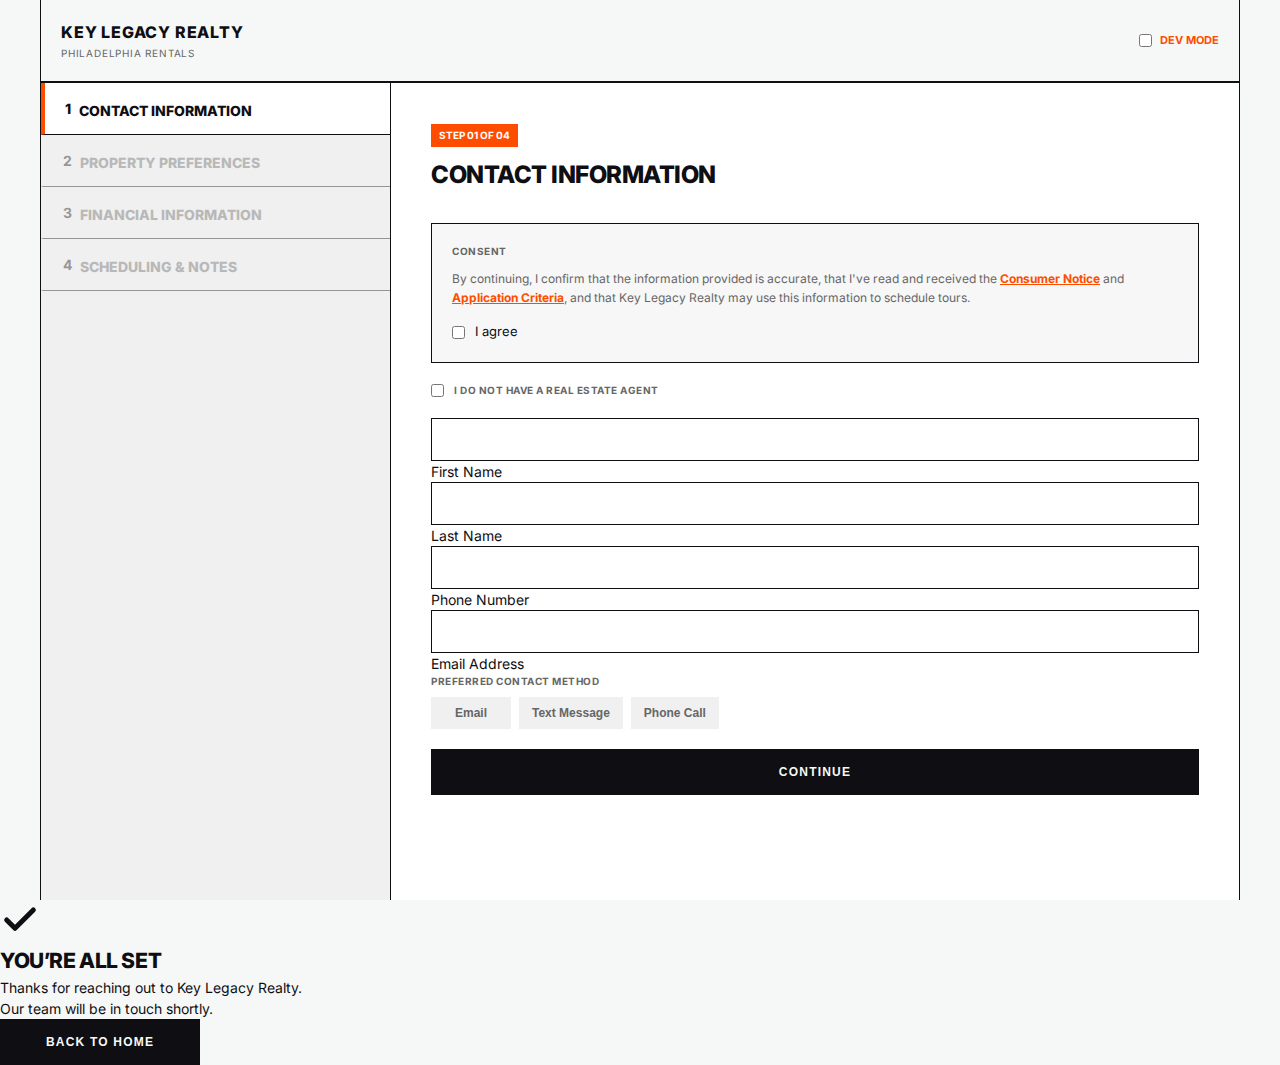
<file: index.html>
<!DOCTYPE html>
<html lang="en">

<head>
    <meta charset="UTF-8">
    <meta name="viewport" content="width=device-width, initial-scale=1.0">
    <title>Full Application | Key Legacy Realty</title>
    <link rel="stylesheet" href="css/te-style.css">
    <style>
        .form-section {
            display: none;
            animation: fadeIn 0.3s ease-out;
        }

        .form-section.active {
            display: block;
        }

        @keyframes fadeIn {
            from {
                opacity: 0;
                transform: translateY(10px);
            }

            to {
                opacity: 1;
                transform: translateY(0);
            }
        }
    </style>
</head>

<body>

    <div class="container">
        <header>
            <div class="brand">
                Key Legacy Realty
                <span class="sub">Philadelphia Rentals</span>
            </div>
            <div style="display: flex; align-items: center; gap: 15px;">
                <label
                    style="display: flex; align-items: center; gap: 8px; font-size: 11px; font-weight: 700; color: var(--accent-color); cursor: pointer;">
                    <input type="checkbox" id="devModeToggle" onchange="toggleDevMode()">
                    DEV MODE
                </label>
            </div>
        </header>

        <div class="split-layout">
            <!-- Left Sidebar: Context -->
            <div class="sidebar" style="padding: 0; display: flex; flex-direction: column;">
                <nav style="flex: 1;">
                    <button class="nav-item active" onclick="switchSection(1)" data-section="1">
                        <div class="step-number">1</div>
                        <div class="nav-title">Contact Information</div>
                    </button>
                    <button class="nav-item disabled" onclick="switchSection(2)" data-section="2">
                        <div class="step-number">2</div>
                        <div class="nav-title">Property Preferences</div>
                    </button>
                    <button class="nav-item disabled" onclick="switchSection(3)" data-section="3">
                        <div class="step-number">3</div>
                        <div class="nav-title">Financial Information</div>
                    </button>
                    <button class="nav-item disabled" onclick="switchSection(4)" data-section="4">
                        <div class="step-number">4</div>
                        <div class="nav-title">Scheduling &amp; Notes</div>
                    </button>
                </nav>
            </div>

            <!-- Right Panel: Form -->
            <div class="form-panel">
                <form id="fullApplicationForm" onsubmit="handleFinalSubmit(event)">

                    <!-- SECTION 1: IDENTITY -->
                    <div id="section-1" class="form-section active">
                        <div style="margin-bottom: 30px;">
                            <span class="badge">STEP 01 OF 04</span>
                            <h2 style="margin-top: 10px; font-size: 24px;">Contact Information</h2>
                        </div>

                        <!-- Consent Block -->
                        <div
                            style="padding: 20px; background: rgba(0,0,0,0.03); border: 1px solid var(--border-color); margin-bottom: 20px;">
                            <label class="input-label" style="margin-bottom: 10px; display: block;">Consent</label>
                            <p
                                style="font-size: 12px; color: var(--muted-color); margin-bottom: 15px; line-height: 1.6;">
                                By continuing, I confirm that the information provided is accurate, that I've read and
                                received the
                                <a href="assets/pdf/Consumer%20Notice.pdf" target="_blank"
                                    style="color: var(--accent-color); font-weight: 700; text-decoration: underline; padding: 2px 4px; margin: -2px -4px;">Consumer
                                    Notice</a> and
                                <a href="assets/pdf/KLR%20Application%20Criteria%20%5B12.1.2025%5D.pdf" target="_blank"
                                    style="color: var(--accent-color); font-weight: 700; text-decoration: underline; padding: 2px 4px; margin: -2px -4px;">Application
                                    Criteria</a>, and that Key Legacy Realty may use this information to schedule tours.
                            </p>
                            <label style="display: flex; align-items: center; gap: 10px; cursor: pointer;">
                                <input type="checkbox" id="consentSection1" required>
                                <span style="font-size: 13px;">I agree</span>
                            </label>
                        </div>

                        <div class="input-group">
                            <label style="display: flex; align-items: center; gap: 10px; cursor: pointer;">
                                <input type="checkbox" name="agent" id="agentCheckbox" value="no" required>
                                <span class="input-label" style="margin: 0;">I do not have a real estate agent</span>
                            </label>
                        </div>

                        <div class="floating-label-group">
                            <input type="text" name="firstName" id="firstName" placeholder=" " required>
                            <label for="firstName">First Name</label>
                        </div>

                        <div class="floating-label-group">
                            <input type="text" name="lastName" id="lastName" placeholder=" " required>
                            <label for="lastName">Last Name</label>
                        </div>

                        <div class="floating-label-group">
                            <input type="tel" name="phone" id="phone" placeholder=" " required>
                            <label for="phone">Phone Number</label>
                        </div>

                        <div class="floating-label-group">
                            <input type="email" name="email" id="email" placeholder=" " required>
                            <label for="email">Email Address</label>
                        </div>

                        <div class="input-group">
                            <label class="input-label">Preferred Contact Method</label>
                            <div class="button-group">
                                <input type="hidden" name="preferredContact" id="input-contact" required>
                                <button type="button" class="option-btn"
                                    onclick="selectSingleOption(this, 'input-contact', 'Email')">Email</button>
                                <button type="button" class="option-btn"
                                    onclick="selectSingleOption(this, 'input-contact', 'Text Message')">Text
                                    Message</button>
                                <button type="button" class="option-btn"
                                    onclick="selectSingleOption(this, 'input-contact', 'Phone Call')">Phone
                                    Call</button>
                            </div>
                        </div>

                        <button type="button" class="btn-submit" onclick="nextSection()">Continue</button>
                    </div>

                    <!-- SECTION 2: PROPERTY REQUIREMENTS -->
                    <div id="section-2" class="form-section">
                        <div style="margin-bottom: 30px;">
                            <span class="badge">STEP 02 OF 04</span>
                            <h2 style="margin-top: 10px; font-size: 24px;">Property Preferences</h2>
                        </div>

                        <div class="input-group">
                            <label class="input-label">Property Type</label>
                            <div class="button-group preference-grid">
                                <input type="hidden" name="propertyInterest" id="input-propertyInterest" required>
                                <button type="button" class="option-btn"
                                    onclick="selectSingleOption(this, 'input-propertyInterest', 'Apartment')">Apartment</button>
                                <button type="button" class="option-btn"
                                    onclick="selectSingleOption(this, 'input-propertyInterest', 'House')">House</button>
                            </div>
                        </div>

                        <!-- Button Group: Bedrooms -->
                        <div class="input-group">
                            <label class="input-label">Bedrooms</label>
                            <div class="button-group preference-grid" id="bedroom-group">
                                <!-- JS will populate hidden input -->
                                <input type="hidden" name="bedrooms" id="input-bedrooms" required>

                                <button type="button" class="option-btn"
                                    onclick="selectSingleOption(this, 'input-bedrooms', 'Studio')">Studio</button>
                                <button type="button" class="option-btn"
                                    onclick="selectSingleOption(this, 'input-bedrooms', '1 Bedroom')">1 Bedroom</button>
                                <button type="button" class="option-btn"
                                    onclick="selectSingleOption(this, 'input-bedrooms', '2 Bedroom')">2 Bedroom</button>
                                <button type="button" class="option-btn"
                                    onclick="selectSingleOption(this, 'input-bedrooms', '3 Bedroom')">3 Bedroom</button>
                                <button type="button" class="option-btn"
                                    onclick="selectSingleOption(this, 'input-bedrooms', '4 Bedroom')">4 Bedroom</button>
                                <button type="button" class="option-btn"
                                    onclick="selectSingleOption(this, 'input-bedrooms', '5+ Bedrooms')">5+
                                    Bedrooms</button>
                            </div>
                        </div>

                        <!-- Button Group: Neighborhoods -->
                        <div class="input-group">
                            <label class="input-label">Preferred Neighborhoods</label>
                            <div class="button-group preference-grid">
                                <input type="hidden" name="neighborhoods" id="input-neighborhoods" required>
                                <button type="button" class="option-btn"
                                    onclick="toggleOption(this, 'input-neighborhoods', 'Center City')">Center
                                    City</button>
                                <button type="button" class="option-btn"
                                    onclick="toggleOption(this, 'input-neighborhoods', 'Rittenhouse Square')">Rittenhouse
                                    Square</button>
                                <button type="button" class="option-btn"
                                    onclick="toggleOption(this, 'input-neighborhoods', 'Old City / Society Hill')">Old
                                    City / Society Hill</button>
                                <button type="button" class="option-btn"
                                    onclick="toggleOption(this, 'input-neighborhoods', 'University City')">University
                                    City</button>
                                <button type="button" class="option-btn"
                                    onclick="toggleOption(this, 'input-neighborhoods', 'Northern Liberties / Fishtown')">Northern
                                    Liberties / Fishtown</button>
                                <button type="button" class="option-btn"
                                    onclick="toggleOption(this, 'input-neighborhoods', 'Fairmount / Art Museum')">Fairmount
                                    / Art Museum</button>
                                <button type="button" class="option-btn"
                                    onclick="toggleOption(this, 'input-neighborhoods', 'South Philly')">South
                                    Philly</button>
                                <button type="button" class="option-btn"
                                    onclick="toggleOption(this, 'input-neighborhoods', 'East Passyunk')">East
                                    Passyunk</button>
                                <button type="button" class="option-btn"
                                    onclick="toggleOption(this, 'input-neighborhoods', 'Manayunk / Roxborough')">Manayunk
                                    / Roxborough</button>
                                <button type="button" class="option-btn"
                                    onclick="toggleOption(this, 'input-neighborhoods', 'Chestnut Hill')">Chestnut
                                    Hill</button>
                                <button type="button" class="option-btn"
                                    onclick="toggleOption(this, 'input-neighborhoods', 'Mt. Airy')">Mt. Airy</button>
                                <button type="button" class="option-btn"
                                    onclick="toggleOption(this, 'input-neighborhoods', 'Northeast Philly')">Northeast
                                    Philly</button>
                                <button type="button" class="option-btn"
                                    onclick="toggleOption(this, 'input-neighborhoods', 'North Philly')">North
                                    Philly</button>
                                <button type="button" class="option-btn"
                                    onclick="toggleOption(this, 'input-neighborhoods', 'Southwest Philly')">Southwest
                                    Philly</button>
                            </div>
                        </div>

                        <div class="input-group">
                            <label class="input-label">Move-In Date</label>
                            <input type="date" name="moveInDate" required>
                        </div>

                        <!-- Button Group: Budget -->
                        <div class="input-group">
                            <label class="input-label">Monthly Budget</label>

                            <div class="button-group preference-grid">
                                <input type="hidden" name="budget" id="input-budget" required>
                                <button type="button" class="option-btn"
                                    onclick="selectSingleOption(this, 'input-budget', '$1,000-$1,200')">$1,000-$1,200</button>
                                <button type="button" class="option-btn"
                                    onclick="selectSingleOption(this, 'input-budget', '$1,200-$1,500')">$1,200-$1,500</button>
                                <button type="button" class="option-btn"
                                    onclick="selectSingleOption(this, 'input-budget', '$1,500-$1,800')">$1,500-$1,800</button>
                                <button type="button" class="option-btn"
                                    onclick="selectSingleOption(this, 'input-budget', '$1,800-$2,200')">$1,800-$2,200</button>
                                <button type="button" class="option-btn"
                                    onclick="selectSingleOption(this, 'input-budget', '$2,200+')">$2,200+</button>
                            </div>
                        </div>

                        <!-- Button Group: Must-Haves -->
                        <div class="input-group">
                            <label class="input-label">Must-Have Features</label>

                            <div class="button-group preference-grid">
                                <input type="hidden" name="nonNegotiables" id="input-negotiables" required>
                                <button type="button" class="option-btn"
                                    onclick="toggleOption(this, 'input-negotiables', 'Parking')">Parking</button>
                                <button type="button" class="option-btn"
                                    onclick="toggleOption(this, 'input-negotiables', 'In-Unit Laundry')">In-Unit
                                    Laundry</button>
                                <button type="button" class="option-btn"
                                    onclick="toggleOption(this, 'input-negotiables', 'Central Air')">Central
                                    Air</button>
                                <button type="button" class="option-btn"
                                    onclick="toggleOption(this, 'input-negotiables', 'Dishwasher')">Dishwasher</button>
                                <button type="button" class="option-btn"
                                    onclick="toggleOption(this, 'input-negotiables', 'Outdoor Space')">Outdoor
                                    Space</button>
                                <button type="button" class="option-btn"
                                    onclick="toggleOption(this, 'input-negotiables', 'Gym Access')">Gym Access</button>
                                <button type="button" class="option-btn"
                                    onclick="toggleOption(this, 'input-negotiables', 'Storage')">Storage</button>
                                <button type="button" class="option-btn"
                                    onclick="toggleOption(this, 'input-negotiables', 'Utilities Included')">Utilities
                                    Included</button>
                                <button type="button" class="option-btn"
                                    onclick="toggleOption(this, 'input-negotiables', 'Doorman / Security')">Doorman /
                                    Security</button>
                            </div>
                        </div>

                        <!-- Pet Logic -->
                        <div class="input-group">
                            <label style="display: flex; align-items: center; gap: 10px; cursor: pointer;">
                                <input type="checkbox" name="hasPets" id="hasPetsCheckbox"
                                    onchange="togglePetOptions()">
                                <span class="input-label" style="margin: 0;">Pets</span>
                            </label>

                            <div id="petOptions" style="display: none; margin-top: 15px; transition: all 0.3s ease;">
                                <div class="preference-grid" style="margin-bottom: 20px;">
                                    <div class="floating-label-group" style="margin-bottom: 0;">
                                        <input type="number" name="catCount" id="catCount" placeholder=" " min="0">
                                        <label for="catCount">Cats (Qty)</label>
                                    </div>
                                    <div class="floating-label-group" style="margin-bottom: 0;">
                                        <input type="number" name="dogCount" id="dogCount" placeholder=" " min="0"
                                            oninput="toggleDogDetails()">
                                        <label for="dogCount">Dogs (Qty)</label>
                                    </div>
                                </div>

                                <div id="dogOptions" style="display: none;">
                                    <div class="preference-grid">
                                        <div class="floating-label-group" style="margin-bottom: 0;">
                                            <input type="text" name="dogDetails" id="dogDetailsInput" placeholder=" ">
                                            <label for="dogDetailsInput">Dog Weight Approx</label>
                                        </div>
                                    </div>
                                </div>
                            </div>
                        </div>


                        <div style="display: flex; gap: 10px;">
                            <button type="button" class="btn-submit"
                                style="background: transparent; color: var(--text-color); border: 1px solid var(--border-color); flex: 1;"
                                onclick="prevSection()">Back</button>
                            <button type="button" class="btn-submit" style="flex: 2;"
                                onclick="nextSection()">Continue</button>
                        </div>
                    </div>

                    <!-- SECTION 3: FINANCIAL & BACKGROUND -->
                    <div id="section-3" class="form-section">
                        <div style="margin-bottom: 30px;">
                            <span class="badge">STEP 03 OF 04</span>
                            <h2 style="margin-top: 10px; font-size: 24px;">Financial Information</h2>
                        </div>

                        <div class="input-group">
                            <label class="input-label">Applying with Others</label>
                            <div class="button-group">
                                <input type="hidden" name="coapplicants" id="input-coapplicants" required>
                                <button type="button" class="option-btn"
                                    onclick="selectSingleOption(this, 'input-coapplicants', 'Yes')">Yes</button>
                                <button type="button" class="option-btn"
                                    onclick="selectSingleOption(this, 'input-coapplicants', 'No')">No</button>
                            </div>
                        </div>

                        <div class="input-group">
                            <label class="input-label">Evictions in Past 4 Years</label>
                            <div class="button-group">
                                <input type="hidden" name="evictions" id="input-evictions" required>
                                <button type="button" class="option-btn"
                                    onclick="selectSingleOption(this, 'input-evictions', 'Yes')">Yes</button>
                                <button type="button" class="option-btn"
                                    onclick="selectSingleOption(this, 'input-evictions', 'No')">No</button>
                            </div>
                        </div>

                        <div class="input-group">
                            <label class="input-label">Income 3x Monthly Rent</label>
                            <div class="button-group">
                                <input type="hidden" name="verifiableIncome" id="input-verifiableIncome" required>
                                <button type="button" class="option-btn"
                                    onclick="selectSingleOption(this, 'input-verifiableIncome', 'Yes')">Yes</button>
                                <button type="button" class="option-btn"
                                    onclick="selectSingleOption(this, 'input-verifiableIncome', 'No')">No</button>
                            </div>
                        </div>

                        <div class="floating-label-group">
                            <select name="creditScore" id="creditScore"
                                onchange="this.dataset.hasValue = this.value ? 'true' : '';" required>
                                <option value="" selected disabled hidden></option>
                                <option value="Excellent (740+)">Excellent (740+)</option>
                                <option value="Great (680-739)">Great (680-739)</option>
                                <option value="Good (620-679)">Good (620-679)</option>
                                <option value="Fair (580-619)">Fair (580-619)</option>
                                <option value="Poor (<580)">Poor (&lt;580)</option>
                                <option value="Unknown">Unknown</option>
                            </select>
                            <label for="creditScore">Credit Score</label>
                        </div>

                        <div style="display: flex; gap: 10px;">
                            <button type="button" class="btn-submit"
                                style="background: transparent; color: var(--text-color); border: 1px solid var(--border-color); flex: 1;"
                                onclick="prevSection()">Back</button>
                            <button type="button" class="btn-submit" style="flex: 2;"
                                onclick="nextSection()">Continue</button>
                        </div>
                    </div>

                    <!-- SECTION 4: ADDITIONAL INFO -->
                    <div id="section-4" class="form-section">
                        <div style="margin-bottom: 30px;">
                            <span class="badge">STEP 04 OF 04</span>
                            <h2 style="margin-top: 10px; font-size: 24px;">Scheduling &amp; Notes</h2>
                        </div>

                        <div class="input-group">
                            <div style="margin-bottom: 15px;">
                                <label class="input-label">Available Days</label>
                                <div class="button-group">
                                    <input type="hidden" name="tourDays" id="input-tour-days" required>
                                    <button type="button" class="option-btn"
                                        onclick="toggleOption(this, 'input-tour-days', 'Mon')">Mon</button>
                                    <button type="button" class="option-btn"
                                        onclick="toggleOption(this, 'input-tour-days', 'Tue')">Tue</button>
                                    <button type="button" class="option-btn"
                                        onclick="toggleOption(this, 'input-tour-days', 'Wed')">Wed</button>
                                    <button type="button" class="option-btn"
                                        onclick="toggleOption(this, 'input-tour-days', 'Thu')">Thu</button>
                                    <button type="button" class="option-btn"
                                        onclick="toggleOption(this, 'input-tour-days', 'Fri')">Fri</button>
                                    <button type="button" class="option-btn"
                                        onclick="toggleOption(this, 'input-tour-days', 'Sat')">Sat</button>
                                    <button type="button" class="option-btn"
                                        onclick="toggleOption(this, 'input-tour-days', 'Sun')">Sun</button>
                                </div>
                            </div>

                            <div style="margin-bottom: 15px;">
                                <label class="input-label">Preferred Time of Day</label>
                                <div class="button-group">
                                    <input type="hidden" name="tourTimes" id="input-tour-times" required>
                                    <button type="button" class="option-btn"
                                        onclick="toggleOption(this, 'input-tour-times', 'Morning (9-12)')">Morning
                                        (9-12)</button>
                                    <button type="button" class="option-btn"
                                        onclick="toggleOption(this, 'input-tour-times', 'Afternoon (12-5)')">Afternoon
                                        (12-5)</button>
                                    <button type="button" class="option-btn"
                                        onclick="toggleOption(this, 'input-tour-times', 'Evening (5+)')">Evening
                                        (5+)</button>
                                </div>
                            </div>
                        </div>

                        <div class="input-group">
                            <label class="input-label">Additional Notes</label>
                            <textarea name="notes" placeholder="Is there anything else we should know?"></textarea>
                        </div>

                        <div style="display: flex; gap: 10px;">
                            <button type="button" class="btn-submit"
                                style="background: transparent; color: var(--text-color); border: 1px solid var(--border-color); flex: 1;"
                                onclick="prevSection()">Back</button>
                            <button type="submit" class="btn-submit" style="flex: 2;">Submit</button>
                        </div>
                    </div>

                </form>
            </div>
        </div>
    </div>

    <script>
        let currentSection = 1;
        const GOOGLE_SCRIPT_URL = 'https://script.google.com/macros/s/AKfycbx-wdSRYX_6qhR4DZcSlORtatXOEzdwiTQVnV7nVWwHVgF9_EjlS-3V__-qUEV3XAby/exec';

        const totalSections = 4;
        const completedSections = new Set();
        let devMode = false;

        function toggleDevMode() {
            devMode = document.getElementById('devModeToggle').checked;

            // If dev mode is enabled, unlock all sections
            if (devMode) {
                document.querySelectorAll('.nav-item').forEach(item => {
                    item.classList.remove('disabled');
                });
            } else {
                // If dev mode is disabled, re-apply the locked state
                document.querySelectorAll('.nav-item').forEach((item, index) => {
                    const sectionNum = index + 1;
                    if (sectionNum > 1 && !completedSections.has(sectionNum - 1)) {
                        item.classList.add('disabled');
                    }
                });
            }
        }

        function switchSection(step) {
            const navItem = document.querySelector(`.nav-item[data-section="${step}"]`);

            // Prevent switching to disabled sections (unless dev mode is on)
            if (!devMode && navItem && navItem.classList.contains('disabled')) {
                return;
            }

            // Remove active from all sections and nav items
            document.querySelectorAll('.form-section').forEach(el => el.classList.remove('active'));
            document.querySelectorAll('.nav-item').forEach(el => {
                el.classList.remove('active');
                // Restore completed class if this section was completed and not the current one
                const sectionNum = parseInt(el.getAttribute('data-section'));
                if (completedSections.has(sectionNum) && sectionNum !== step) {
                    el.classList.add('completed');
                }
            });

            // Activate current section
            document.getElementById(`section-${step}`).classList.add('active');
            if (navItem) {
                navItem.classList.add('active');
                // Remove completed class from active tab to show active state instead
                navItem.classList.remove('completed');
            }

            currentSection = step;
        }

        function unlockSection(sectionNumber) {
            const navItem = document.querySelector(`.nav-item[data-section="${sectionNumber}"]`);
            if (navItem) {
                navItem.classList.remove('disabled');
            }
        }

        function markSectionCompleted(sectionNumber) {
            completedSections.add(sectionNumber);
            const navItem = document.querySelector(`.nav-item[data-section="${sectionNumber}"]`);
            if (navItem) {
                navItem.classList.add('completed');
            }
        }

        function toggleOption(btn, inputId, value) {
            btn.classList.toggle('active');

            const input = document.getElementById(inputId);
            const parent = btn.parentElement;
            const activeBtns = parent.querySelectorAll('.option-btn.active');

            // Use innerText to respect visible text and regex to clean whitespace/newlines
            const selectedValues = Array.from(activeBtns)
                .map(b => b.innerText.replace(/[\n\r]+/g, ' ').replace(/\s+/g, ' ').trim())
                .join(', ');

            input.value = selectedValues;

            // Remove error styling if valid
            if (selectedValues) input.style.borderColor = '';
        }

        function selectSingleOption(btn, inputId, value) {
            const parent = btn.parentElement;
            // Deselect all others
            parent.querySelectorAll('.option-btn').forEach(b => b.classList.remove('active'));

            // Select clicked
            btn.classList.add('active');

            const input = document.getElementById(inputId);
            input.value = value;
            input.style.borderColor = '';
        }

        function nextSection() {
            if (currentSection < totalSections) {
                const section = document.getElementById(`section-${currentSection}`);
                let valid = true;
                let firstInvalidField = null;

                // Check text inputs, email, tel, date
                const textInputs = section.querySelectorAll('input[type="text"][required], input[type="email"][required], input[type="tel"][required], input[type="date"][required]');
                textInputs.forEach(input => {
                    if (!input.value.trim()) {
                        input.style.borderColor = 'red';
                        valid = false;
                        if (!firstInvalidField) firstInvalidField = input;
                    } else {
                        input.style.borderColor = '';
                    }
                });

                // Check select dropdowns
                const selects = section.querySelectorAll('select[required]');
                selects.forEach(select => {
                    if (!select.value || select.value === '') {
                        select.style.borderColor = 'red';
                        valid = false;
                        if (!firstInvalidField) firstInvalidField = select;
                    } else {
                        select.style.borderColor = '';
                    }
                });

                // Check checkboxes
                const checkboxes = section.querySelectorAll('input[type="checkbox"][required]');
                checkboxes.forEach(checkbox => {
                    if (!checkbox.checked) {
                        valid = false;
                        if (!firstInvalidField) firstInvalidField = checkbox;
                    }
                });

                // Check radio button groups
                const radioGroups = {};
                section.querySelectorAll('input[type="radio"][required]').forEach(radio => {
                    if (!radioGroups[radio.name]) {
                        radioGroups[radio.name] = [];
                    }
                    radioGroups[radio.name].push(radio);
                });

                for (const groupName in radioGroups) {
                    const radios = radioGroups[groupName];
                    const isChecked = radios.some(radio => radio.checked);
                    if (!isChecked) {
                        valid = false;
                        if (!firstInvalidField) firstInvalidField = radios[0];
                    }
                }

                // Check hidden inputs (button groups)
                const hiddenInputs = section.querySelectorAll('input[type="hidden"][required]');
                hiddenInputs.forEach(input => {
                    if (!input.value) {
                        valid = false;
                        if (!firstInvalidField) firstInvalidField = input;
                    }
                });

                if (!valid) {
                    alert('Please fill out all required fields before continuing.');
                    if (firstInvalidField) {
                        firstInvalidField.scrollIntoView({ behavior: 'smooth', block: 'center' });
                    }
                    return;
                }

                // Mark current section as completed
                markSectionCompleted(currentSection);

                // Unlock next section
                if (currentSection + 1 <= totalSections) {
                    unlockSection(currentSection + 1);
                }

                switchSection(currentSection + 1);
            }
        }

        function prevSection() {
            if (currentSection > 1) {
                switchSection(currentSection - 1);
            }
        }

        function handleFinalSubmit(e) {
            e.preventDefault();

            // Validate section 4 fields before submitting
            const section = document.getElementById('section-4');
            let valid = true;
            let firstInvalidField = null;

            // Check hidden inputs (button groups for days and times)
            const hiddenInputs = section.querySelectorAll('input[type="hidden"][required]');
            hiddenInputs.forEach(input => {
                if (!input.value) {
                    valid = false;
                    if (!firstInvalidField) firstInvalidField = input;
                }
            });

            if (!valid) {
                alert('Please fill out all required fields before submitting.');
                if (firstInvalidField) {
                    firstInvalidField.scrollIntoView({ behavior: 'smooth', block: 'center' });
                }
                return;
            }

            // Collect all form data
            const formData = new FormData(e.target);

            // Convert FormData to object for sending to Google Sheets
            const data = {
                timestamp: new Date().toLocaleString('en-US', { year: 'numeric', month: 'numeric', day: 'numeric', hour: 'numeric', minute: 'numeric', hour12: true }),
                firstName: (formData.get('firstName') || '').replace(/\b\w/g, l => l.toUpperCase()),
                lastName: (formData.get('lastName') || '').replace(/\b\w/g, l => l.toUpperCase()),
                phone: formData.get('phone') || '',
                email: formData.get('email') || '',
                preferredContact: formData.get('preferredContact') || '',
                agent: document.getElementById('agentCheckbox').checked ? 'No agent' : '',
                // Use explicit .value from elements to ensure we get the latest JS-updated values
                propertyInterest: document.getElementById('input-propertyInterest').value || '',
                bedrooms: document.getElementById('input-bedrooms').value || '',
                neighborhoods: document.getElementById('input-neighborhoods').value || '',
                moveInDate: formData.get('moveInDate') || '',
                budget: document.getElementById('input-budget').value || '',
                nonNegotiables: document.getElementById('input-negotiables').value || '',
                hasPets: document.getElementById('hasPetsCheckbox').checked ? 'Yes' : 'No',
                catCount: formData.get('catCount') || '0',
                dogCount: formData.get('dogCount') || '0',
                dogDetails: formData.get('dogDetails') || '',
                coapplicants: document.getElementById('input-coapplicants').value || '',
                evictions: document.getElementById('input-evictions').value || '',
                verifiableIncome: document.getElementById('input-verifiableIncome').value || '',
                creditScore: formData.get('creditScore') || '',
                tourDays: document.getElementById('input-tour-days').value || '',
                tourTimes: document.getElementById('input-tour-times').value || '',
                notes: formData.get('notes') || ''
            };

            // Send to Google Sheets
            // Send to Google Sheets

            fetch(GOOGLE_SCRIPT_URL, {
                method: 'POST',
                mode: 'no-cors',
                headers: {
                    'Content-Type': 'application/json',
                },
                body: JSON.stringify(data)
            })
                .then(() => {
                    // Show overlay
                    document.getElementById('submissionOverlay').classList.add('active');
                })
                .catch(error => {
                    console.error('Error submitting form:', error);
                    // Still show success overlay since no-cors mode prevents error detection
                    document.getElementById('submissionOverlay').classList.add('active');
                });
        }

        function togglePetOptions() {
            const hasPets = document.getElementById('hasPetsCheckbox').checked;
            const petOptions = document.getElementById('petOptions');
            if (hasPets) {
                petOptions.style.display = 'block';
            } else {
                petOptions.style.display = 'none';

                // Clear values when hiding
                document.getElementById('catCount').value = '';
                document.getElementById('dogCount').value = '';
                document.getElementById('dogDetailsInput').value = '';
                toggleDogDetails();
            }
        }

        function toggleDogDetails() {
            const dogCount = document.getElementById('dogCount').value;
            const dogOptions = document.getElementById('dogOptions');

            // Show details if dog count is > 0
            if (dogCount && parseInt(dogCount) > 0) {
                dogOptions.style.display = 'block';
                // Make required if visible
                document.getElementById('dogDetailsInput').setAttribute('required', 'required');
            } else {
                dogOptions.style.display = 'none';
                document.getElementById('dogDetailsInput').removeAttribute('required');
            }
        }
    </script>
    <style>
        .button-group {
            display: flex;
            flex-wrap: wrap;
            gap: 8px;
        }

        .preference-grid {
            display: grid !important;
            grid-template-columns: repeat(3, 1fr);
            gap: 5px;
            width: 100%;
        }

        /* Default Button Style (Restored) */
        .option-btn {
            padding: 8px 12px;
            background: #f0f0f0;
            border: 1px solid transparent;
            border-radius: 0px;
            /* Enforcing sharp edges per TE style */
            font-size: 12px;
            font-weight: 600;
            color: var(--muted-color);
            cursor: pointer;
            transition: all 0.2s;
            text-transform: none;
        }

        /* Specific Sizing ONLY for Property Preferences */
        .preference-grid .option-btn {
            padding: 10px 8px;
            font-size: 11px;
            display: flex;
            align-items: center;
            justify-content: center;
            text-align: center;
            line-height: 1.25;
            min-height: 44px;
            height: 100%;
            width: 100%;
        }

        .option-btn:hover {
            background: #e0e0e0;
            color: var(--text-color);
        }

        .option-btn.active {
            background: var(--text-color);
            color: var(--bg-color);
            border-color: var(--text-color);
        }

        /* Make Yes/No buttons equal width */
        .button-group .option-btn {
            min-width: 80px;
        }

        .preference-grid .option-btn {
            min-width: 0;
            /* Let grid handle width */
            width: 100%;
        }

        /* Center labels vertically inside preference grid inputs */
        .preference-grid .floating-label-group label {
            top: 50%;
            transform: translateY(-50%);
            left: 12px;
            /* Keep left alignment */
            width: auto;
            text-align: left;
        }

        /* Float label when focused or has value */
        .preference-grid .floating-label-group input:focus+label,
        .preference-grid .floating-label-group input:not(:placeholder-shown)+label,
        .preference-grid .floating-label-group select:focus+label,
        .preference-grid .floating-label-group select[data-has-value="true"]+label {
            top: 4px;
            transform: none;
        }

        @media (max-width: 600px) {
            .preference-grid {
                grid-template-columns: repeat(2, 1fr);
            }
        }

        @media (max-width: 480px) {
            h2 {
                font-size: 20px !important;
            }

            .badge {
                font-size: 11px;
            }
        }

        /* Very small screens */
        @media (max-width: 360px) {
            .form-panel {
                padding: 15px;
            }
        }
    </style>
    <!-- Submission Overlay -->
    <div id="submissionOverlay" class="submission-overlay">
        <div class="submission-content">
            <div class="success-icon">
                <svg width="40" height="40" viewBox="0 0 24 24" fill="none" stroke="currentColor" stroke-width="3"
                    stroke-linecap="round" stroke-linejoin="round">
                    <polyline points="20 6 9 17 4 12"></polyline>
                </svg>
            </div>
            <h2 class="submission-title">You’re all set</h2>
            <p class="submission-message">Thanks for reaching out to Key Legacy Realty.<br>Our team will be in touch
                shortly.</p>
            <button class="btn-submit" onclick="location.reload()" style="max-width: 200px; margin: 0 auto;">Back to
                Home</button>
        </div>
    </div>
</body>

</html>
</file>
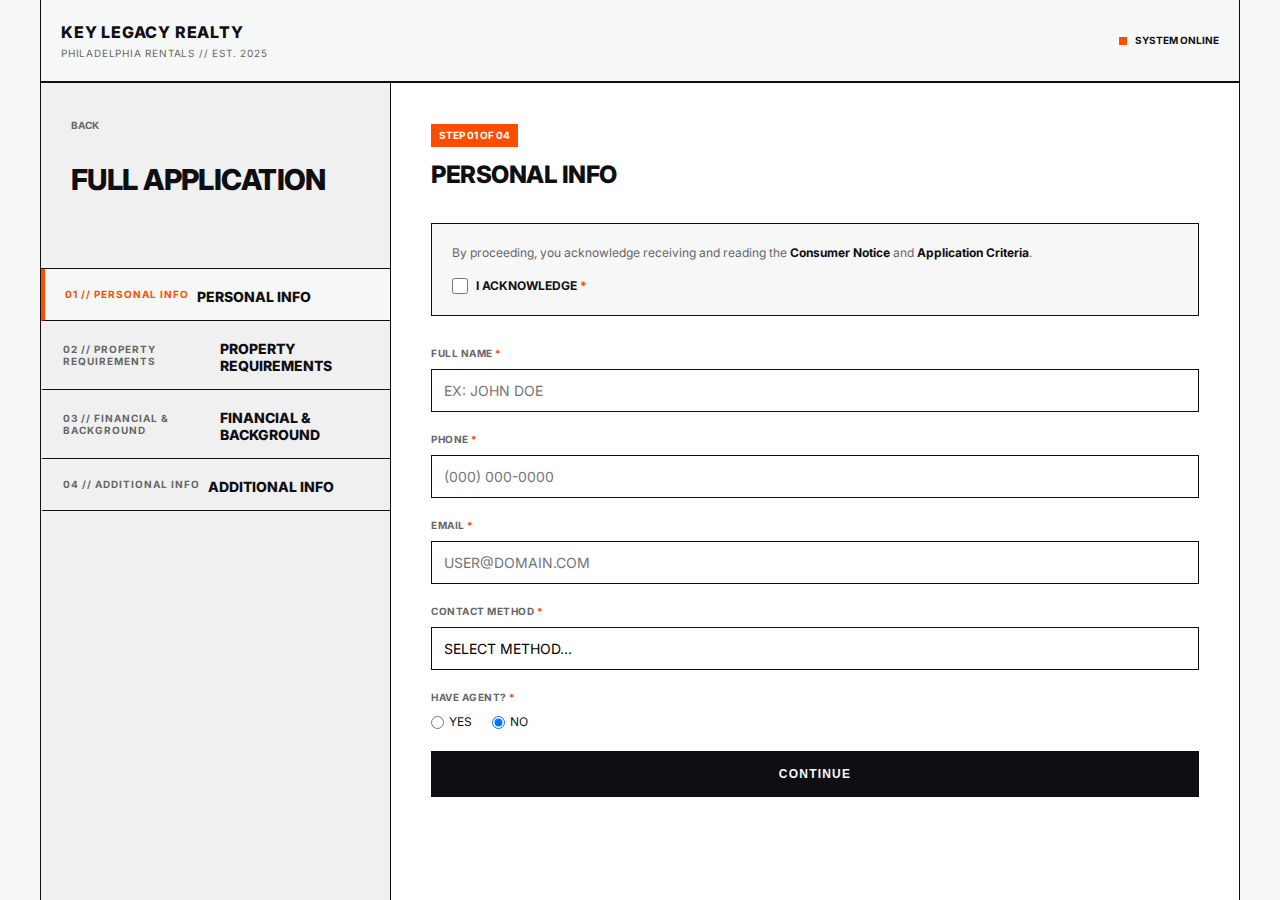
<file: full-form.html>
<!DOCTYPE html>
<html lang="en">

<head>
    <meta charset="UTF-8">
    <meta name="viewport" content="width=device-width, initial-scale=1.0">
    <title>Full Application | Key Legacy Realty</title>
    <link rel="stylesheet" href="css/te-style.css">
    <style>
        .form-section {
            display: none;
            animation: fadeIn 0.3s ease-out;
        }

        .form-section.active {
            display: block;
        }

        @keyframes fadeIn {
            from {
                opacity: 0;
                transform: translateY(10px);
            }

            to {
                opacity: 1;
                transform: translateY(0);
            }
        }

        .nav-item {
            cursor: pointer;
            width: 100%;
            text-align: left;
            background: none;
            border: none;
            padding: 15px 20px;
            border-bottom: 1px solid var(--border-color);
            border-left: 2px solid transparent;
            font-family: inherit;
            transition: all 0.2s;
        }

        .nav-item:hover {
            background: rgba(0, 0, 0, 0.05);
        }

        .nav-item.active {
            background: var(--bg-color);
            border-left-color: var(--accent-color);
            margin-right: -1px;
            z-index: 10;
        }

        .nav-label {
            font-size: 10px;
            text-transform: uppercase;
            font-weight: 700;
            letter-spacing: 0.1em;
            color: var(--muted-color);
        }

        .nav-item.active .nav-label {
            color: var(--accent-color);
        }

        .nav-title {
            font-size: 14px;
            font-weight: 800;
            text-transform: uppercase;
            margin-top: 4px;
            color: var(--text-color);
        }
    </style>
</head>

<body>

    <div class="container">
        <header>
            <div class="brand">
                Key Legacy Realty
                <span class="sub">Philadelphia Rentals // EST. 2025</span>
            </div>
            <div class="status-indicator">
                <div class="indicator-dot"></div>
                SYSTEM ONLINE
            </div>
        </header>

        <div class="split-layout">
            <!-- Left Sidebar: Context -->
            <div class="sidebar" style="padding: 0; display: flex; flex-direction: column;">
                <div style="padding: 30px;">
                    <a href="index.html" class="back-link">
                        BACK
                    </a>

                    <div class="module-header">
                        <h1 style="font-size: 1.8rem; line-height: 1.2;">FULL APPLICATION</h1>
                    </div>
                </div>

                <nav style="flex: 1; border-top: 1px solid var(--border-color);">
                    <button class="nav-item active" onclick="switchSection(1)">
                        <div class="nav-label">01 // Personal Info</div>
                        <div class="nav-title">PERSONAL INFO</div>
                    </button>
                    <button class="nav-item" onclick="switchSection(2)">
                        <div class="nav-label">02 // Property Requirements</div>
                        <div class="nav-title">PROPERTY REQUIREMENTS</div>
                    </button>
                    <button class="nav-item" onclick="switchSection(3)">
                        <div class="nav-label">03 // Financial & Background</div>
                        <div class="nav-title">FINANCIAL & BACKGROUND</div>
                    </button>
                    <button class="nav-item" onclick="switchSection(4)">
                        <div class="nav-label">04 // Additional Info</div>
                        <div class="nav-title">ADDITIONAL INFO</div>
                    </button>
                </nav>
            </div>

            <!-- Right Panel: Form -->
            <div class="form-panel">
                <form id="fullApplicationForm" onsubmit="handleFinalSubmit(event)">

                    <!-- SECTION 1: IDENTITY -->
                    <div id="section-1" class="form-section active">
                        <div style="margin-bottom: 30px;">
                            <span class="badge">STEP 01 OF 04</span>
                            <h2 style="margin-top: 10px; font-size: 24px;">PERSONAL INFO</h2>
                        </div>

                        <!-- Consumer Notice Block -->
                        <div
                            style="padding: 20px; background: rgba(0,0,0,0.03); border: 1px solid var(--border-color); margin-bottom: 30px;">
                            <p
                                style="font-size: 12px; color: var(--muted-color); margin-bottom: 15px; line-height: 1.5;">
                                By proceeding, you acknowledge receiving and reading the
                                <a href="#"
                                    style="color: var(--text-color); font-weight: 700; text-decoration: none;">Consumer
                                    Notice</a> and
                                <a href="#"
                                    style="color: var(--text-color); font-weight: 700; text-decoration: none;">Application
                                    Criteria</a>.
                            </p>
                            <label style="display: flex; align-items: center; gap: 8px; cursor: pointer;">
                                <input type="checkbox" required
                                    style="width: 16px; height: 16px; border: 1px solid var(--border-color); appearance: auto;">
                                <span style="font-size: 12px; font-weight: 700; text-transform: uppercase;">I
                                    acknowledge <span style="color: var(--accent-color);">*</span></span>
                            </label>
                        </div>

                        <div class="input-group">
                            <label class="input-label">Full Name <span
                                    style="color: var(--accent-color);">*</span></label>
                            <input type="text" name="fullName" placeholder="EX: JOHN DOE" required>
                        </div>

                        <div class="input-group">
                            <label class="input-label">Phone <span style="color: var(--accent-color);">*</span></label>
                            <input type="tel" name="phone" placeholder="(000) 000-0000" required>
                        </div>

                        <div class="input-group">
                            <label class="input-label">Email <span style="color: var(--accent-color);">*</span></label>
                            <input type="email" name="email" placeholder="USER@DOMAIN.COM" required>
                        </div>

                        <div class="input-group">
                            <label class="input-label">Contact Method <span
                                    style="color: var(--accent-color);">*</span></label>
                            <select name="preferredContact"
                                style="width: 100%; padding: 12px; border: 1px solid var(--border-color); background: var(--input-bg); outline: none;">
                                <option value="">SELECT METHOD...</option>
                                <option value="email">EMAIL</option>
                                <option value="phone">PHONE call</option>
                                <option value="text">TEXT message</option>
                            </select>
                        </div>

                        <div class="input-group">
                            <label class="input-label">Have Agent? <span
                                    style="color: var(--accent-color);">*</span></label>
                            <div style="display: flex; gap: 20px; margin-top: 5px;">
                                <label style="display: flex; align-items: center; gap: 5px; font-size: 12px;">
                                    <input type="radio" name="agent" value="yes"> YES
                                </label>
                                <label style="display: flex; align-items: center; gap: 5px; font-size: 12px;">
                                    <input type="radio" name="agent" value="no" checked> NO
                                </label>
                            </div>
                        </div>

                        <button type="button" class="btn-submit" onclick="nextSection()">Continue</button>
                    </div>

                    <!-- SECTION 2: PROPERTY REQUIREMENTS -->
                    <div id="section-2" class="form-section">
                        <div style="margin-bottom: 30px;">
                            <span class="badge">STEP 02 OF 04</span>
                            <h2 style="margin-top: 10px; font-size: 24px;">PROPERTY REQUIREMENTS</h2>
                        </div>

                        <div class="input-group">
                            <label class="input-label">Property Type Interest</label>
                            <input type="text" name="propertyInterest" placeholder="EX: APARTMENT, HOUSE, STUDIO..."
                                required>
                        </div>

                        <!-- Button Group: Bedrooms -->
                        <div class="input-group">
                            <label class="input-label">Bedroom Count (Select Multiple)</label>
                            <div class="button-group" id="bedroom-group">
                                <!-- JS will populate hidden input -->
                                <input type="hidden" name="bedrooms" id="input-bedrooms" required>

                                <button type="button" class="option-btn"
                                    onclick="toggleOption(this, 'input-bedrooms', 'Studio')">Studio</button>
                                <button type="button" class="option-btn"
                                    onclick="toggleOption(this, 'input-bedrooms', '1 BR')">1 BR</button>
                                <button type="button" class="option-btn"
                                    onclick="toggleOption(this, 'input-bedrooms', '2 BR')">2 BR</button>
                                <button type="button" class="option-btn"
                                    onclick="toggleOption(this, 'input-bedrooms', '3 BR')">3 BR</button>
                                <button type="button" class="option-btn"
                                    onclick="toggleOption(this, 'input-bedrooms', '4 BR')">4 BR</button>
                                <button type="button" class="option-btn"
                                    onclick="toggleOption(this, 'input-bedrooms', '5+')">5+</button>
                            </div>
                        </div>

                        <!-- Button Group: Neighborhoods -->
                        <div class="input-group">
                            <label class="input-label">Desired Neighborhoods (Select Multiple)</label>
                            <div class="button-group">
                                <input type="hidden" name="neighborhoods" id="input-neighborhoods" required>
                                <button type="button" class="option-btn"
                                    onclick="toggleOption(this, 'input-neighborhoods', 'Center City')">Center
                                    City</button>
                                <button type="button" class="option-btn"
                                    onclick="toggleOption(this, 'input-neighborhoods', 'Old City/Society Hill')">Old
                                    City/Society Hill</button>
                                <button type="button" class="option-btn"
                                    onclick="toggleOption(this, 'input-neighborhoods', 'Rittenhouse/Fitler Square')">Rittenhouse/Fitler
                                    Square</button>
                                <button type="button" class="option-btn"
                                    onclick="toggleOption(this, 'input-neighborhoods', 'University City/West Philly')">University
                                    City/West Philly</button>
                                <button type="button" class="option-btn"
                                    onclick="toggleOption(this, 'input-neighborhoods', 'South Philly/Passyunk')">South
                                    Philly/Passyunk</button>
                                <button type="button" class="option-btn"
                                    onclick="toggleOption(this, 'input-neighborhoods', 'Northern Liberties/Fishtown')">Northern
                                    Liberties/Fishtown</button>
                                <button type="button" class="option-btn"
                                    onclick="toggleOption(this, 'input-neighborhoods', 'Fairmount/Art Museum')">Fairmount/Art
                                    Museum</button>
                                <button type="button" class="option-btn"
                                    onclick="toggleOption(this, 'input-neighborhoods', 'Manayunk/Roxborough')">Manayunk/Roxborough</button>
                                <button type="button" class="option-btn"
                                    onclick="toggleOption(this, 'input-neighborhoods', 'Chestnut Hill/Mt. Airy')">Chestnut
                                    Hill/Mt. Airy</button>
                                <button type="button" class="option-btn"
                                    onclick="toggleOption(this, 'input-neighborhoods', 'Northeast Philadelphia')">Northeast
                                    Philadelphia</button>
                                <button type="button" class="option-btn"
                                    onclick="toggleOption(this, 'input-neighborhoods', 'North Philly/Temple Area')">North
                                    Philly/Temple Area</button>
                                <button type="button" class="option-btn"
                                    onclick="toggleOption(this, 'input-neighborhoods', 'Southwest Philly')">Southwest
                                    Philly</button>
                            </div>
                        </div>

                        <div style="display: flex; gap: 20px;">
                            <div class="input-group" style="flex: 1;">
                                <label class="input-label">Target Move-in Date</label>
                                <input type="date" name="moveInDate"
                                    style="width: 100%; padding: 11px; border: 1px solid var(--border-color);" required>
                            </div>
                        </div>

                        <!-- Button Group: Budget -->
                        <div class="input-group">
                            <label class="input-label">Monthly Budget (Select Multiple)</label>
                            <div class="button-group">
                                <input type="hidden" name="budget" id="input-budget" required>
                                <button type="button" class="option-btn"
                                    onclick="toggleOption(this, 'input-budget', '$800-1,000')">$800-$1,000</button>
                                <button type="button" class="option-btn"
                                    onclick="toggleOption(this, 'input-budget', '$1,000-1,200')">$1,000-$1,200</button>
                                <button type="button" class="option-btn"
                                    onclick="toggleOption(this, 'input-budget', '$1,200-1,500')">$1,200-$1,500</button>
                                <button type="button" class="option-btn"
                                    onclick="toggleOption(this, 'input-budget', '$1,500-1,800')">$1,500-$1,800</button>
                                <button type="button" class="option-btn"
                                    onclick="toggleOption(this, 'input-budget', '$1,800-2,200')">$1,800-$2,200</button>
                                <button type="button" class="option-btn"
                                    onclick="toggleOption(this, 'input-budget', '$2,200+')">$2,200+</button>
                            </div>
                        </div>

                        <!-- Button Group: Non-Negotiables -->
                        <div class="input-group">
                            <label class="input-label">Non-Negotiables (Must Haves)</label>
                            <div class="button-group">
                                <input type="hidden" name="nonNegotiables" id="input-negotiables" required>
                                <button type="button" class="option-btn"
                                    onclick="toggleOption(this, 'input-negotiables', 'Parking')">Parking</button>
                                <button type="button" class="option-btn"
                                    onclick="toggleOption(this, 'input-negotiables', 'In-unit Laundry')">In-unit
                                    Laundry</button>
                                <button type="button" class="option-btn"
                                    onclick="toggleOption(this, 'input-negotiables', 'Pet Friendly')">Pet
                                    Friendly</button>
                                <button type="button" class="option-btn"
                                    onclick="toggleOption(this, 'input-negotiables', 'Central AC')">Central AC</button>
                                <button type="button" class="option-btn"
                                    onclick="toggleOption(this, 'input-negotiables', 'Dishwasher')">Dishwasher</button>
                                <button type="button" class="option-btn"
                                    onclick="toggleOption(this, 'input-negotiables', 'Outdoor Space')">Outdoor
                                    Space</button>
                                <button type="button" class="option-btn"
                                    onclick="toggleOption(this, 'input-negotiables', 'Gym Access')">Gym Access</button>
                                <button type="button" class="option-btn"
                                    onclick="toggleOption(this, 'input-negotiables', 'Storage')">Storage</button>
                                <button type="button" class="option-btn"
                                    onclick="toggleOption(this, 'input-negotiables', 'Utilities Included')">Utilities
                                    Included</button>
                                <button type="button" class="option-btn"
                                    onclick="toggleOption(this, 'input-negotiables', 'Doorman/Security')">Doorman/Security</button>
                            </div>
                        </div>

                        <div style="display: flex; gap: 10px;">
                            <button type="button" class="btn-submit"
                                style="background: transparent; color: var(--text-color); border: 1px solid var(--border-color); flex: 1;"
                                onclick="prevSection()">Back</button>
                            <button type="button" class="btn-submit" style="flex: 2;" onclick="nextSection()">Continue</button>
                        </div>
                    </div>

                    <!-- SECTION 3: FINANCIAL & BACKGROUND -->
                    <div id="section-3" class="form-section">
                        <div style="margin-bottom: 30px;">
                            <span class="badge">STEP 03 OF 04</span>
                            <h2 style="margin-top: 10px; font-size: 24px;">FINANCIAL & BACKGROUND</h2>
                        </div>

                        <div class="input-group">
                            <label class="input-label">Evictions (4 yrs)? <span
                                    style="color: var(--accent-color);">*</span></label>
                            <select name="evictions"
                                style="width: 100%; padding: 12px; border: 1px solid var(--border-color); background: var(--input-bg); outline: none;">
                                <option value="">SELECT...</option>
                                <option value="no">No</option>
                                <option value="yes">Yes</option>
                            </select>
                        </div>

                        <div class="input-group">
                            <label class="input-label">Income 3x rent? <span
                                    style="color: var(--accent-color);">*</span></label>
                            <select name="verifiableIncome"
                                style="width: 100%; padding: 12px; border: 1px solid var(--border-color); background: var(--input-bg); outline: none;">
                                <option value="">SELECT...</option>
                                <option value="yes">Yes</option>
                                <option value="no">No</option>
                                <option value="close">Close</option>
                            </select>
                        </div>

                        <div class="input-group">
                            <label class="input-label">Credit Score <span
                                    style="color: var(--accent-color);">*</span></label>
                            <select name="creditScore"
                                style="width: 100%; padding: 12px; border: 1px solid var(--border-color); background: var(--input-bg); outline: none;">
                                <option value="">SELECT...</option>
                                <option value="excellent">Excellent (740+)</option>
                                <option value="great">Great (680-739)</option>
                                <option value="good">Good (620-679)</option>
                                <option value="fair">Fair (580-619)</option>
                                <option value="poor">Poor (<580)< /option>
                                <option value="unknown">Unknown</option>
                            </select>
                        </div>

                        <div style="margin-bottom: 20px;">
                            <button type="button" class="quick-fill-btn" onclick="quickFillFinancials()">
                                QUICK FILL: NO EVICTIONS, 3x INCOME, NO CO-APPLICANTS
                            </button>
                        </div>

                        <div class="input-group">
                            <label class="input-label">Co-applicants? <span
                                    style="color: var(--accent-color);">*</span></label>
                            <select name="coapplicants"
                                style="width: 100%; padding: 12px; border: 1px solid var(--border-color); background: var(--input-bg); outline: none;">
                                <option value="">SELECT...</option>
                                <option value="no">No, just me</option>
                                <option value="yes">Yes</option>
                            </select>
                        </div>

                        <div style="display: flex; gap: 10px;">
                            <button type="button" class="btn-submit"
                                style="background: transparent; color: var(--text-color); border: 1px solid var(--border-color); flex: 1;"
                                onclick="prevSection()">Back</button>
                            <button type="button" class="btn-submit" style="flex: 2;"
                                onclick="nextSection()">Continue</button>
                        </div>
                    </div>

                    <!-- SECTION 4: ADDITIONAL INFO -->
                    <div id="section-4" class="form-section">
                        <div style="margin-bottom: 30px;">
                            <span class="badge">STEP 04 OF 04</span>
                            <h2 style="margin-top: 10px; font-size: 24px;">ADDITIONAL INFO</h2>
                        </div>

                        <div class="input-group">
                            <label class="input-label">Pets?</label>
                            <select name="pets" id="petSelect" onchange="togglePetDetails()"
                                style="width: 100%; padding: 12px; border: 1px solid var(--border-color); background: var(--input-bg); outline: none;">
                                <option value="no">No pets</option>
                                <option value="yes">Yes</option>
                            </select>
                            <div id="petDetails" style="display: none; margin-top: 10px;">
                                <input type="text" name="petDetails" placeholder="TYPE/BREED/WEIGHT...">
                            </div>
                        </div>

                        <div class="input-group">
                            <label class="input-label">Tour Availability (Select Multiple)</label>

                            <div style="margin-bottom: 15px;">
                                <label class="input-label" style="font-size: 9px; margin-bottom: 5px;">DAYS</label>
                                <div class="button-group">
                                    <input type="hidden" name="tourDays" id="input-tour-days" required>
                                    <button type="button" class="option-btn"
                                        onclick="toggleOption(this, 'input-tour-days', 'Mon')">Mon</button>
                                    <button type="button" class="option-btn"
                                        onclick="toggleOption(this, 'input-tour-days', 'Tue')">Tue</button>
                                    <button type="button" class="option-btn"
                                        onclick="toggleOption(this, 'input-tour-days', 'Wed')">Wed</button>
                                    <button type="button" class="option-btn"
                                        onclick="toggleOption(this, 'input-tour-days', 'Thu')">Thu</button>
                                    <button type="button" class="option-btn"
                                        onclick="toggleOption(this, 'input-tour-days', 'Fri')">Fri</button>
                                    <button type="button" class="option-btn"
                                        onclick="toggleOption(this, 'input-tour-days', 'Sat')">Sat</button>
                                    <button type="button" class="option-btn"
                                        onclick="toggleOption(this, 'input-tour-days', 'Sun')">Sun</button>
                                </div>
                            </div>

                            <div style="margin-bottom: 15px;">
                                <label class="input-label" style="font-size: 9px; margin-bottom: 5px;">TIMES</label>
                                <div class="button-group">
                                    <input type="hidden" name="tourTimes" id="input-tour-times" required>
                                    <button type="button" class="option-btn"
                                        onclick="toggleOption(this, 'input-tour-times', 'morning')">Morning
                                        (9-12)</button>
                                    <button type="button" class="option-btn"
                                        onclick="toggleOption(this, 'input-tour-times', 'afternoon')">Afternoon
                                        (12-5)</button>
                                    <button type="button" class="option-btn"
                                        onclick="toggleOption(this, 'input-tour-times', 'evening')">Evening
                                        (5+)</button>
                                </div>
                            </div>
                        </div>

                        <div class="input-group">
                            <label class="input-label">Additional Notes</label>
                            <textarea name="notes" placeholder="ANYTHING ELSE WE SHOULD KNOW?"></textarea>
                        </div>

                        <div style="margin-bottom: 20px; display: flex; gap: 10px; align-items: flex-start;">
                            <input type="checkbox" id="consentFull" required style="width: auto; margin-top: 3px;">
                            <label for="consentFull"
                                style="font-size: 10px; color: var(--muted-color); text-transform: uppercase; line-height: 1.4;">
                                I certify that the information provided is accurate and acknowledge that this data will
                                be processed by Key Legacy Realty for application scheduling.
                            </label>
                        </div>

                        <div style="display: flex; gap: 10px;">
                            <button type="button" class="btn-submit"
                                style="background: transparent; color: var(--text-color); border: 1px solid var(--border-color); flex: 1;"
                                onclick="prevSection()">Back</button>
                            <button type="submit" class="btn-submit" style="flex: 2;">Submit Intake Form</button>
                        </div>
                    </div>

                </form>
            </div>
        </div>
    </div>

    <script>
        let currentSection = 1;
        const totalSections = 4;

        function switchSection(step) {
            document.querySelectorAll('.form-section').forEach(el => el.classList.remove('active'));
            document.querySelectorAll('.nav-item').forEach(el => el.classList.remove('active'));

            document.getElementById(`section-${step}`).classList.add('active');
            const navItems = document.querySelectorAll('.nav-item');
            if (navItems[step - 1]) navItems[step - 1].classList.add('active');

            currentSection = step;
        }

        function toggleOption(btn, inputId, value) {
            btn.classList.toggle('active');

            const input = document.getElementById(inputId);
            const parent = btn.parentElement;
            const activeBtns = parent.querySelectorAll('.option-btn.active');

            const selectedValues = Array.from(activeBtns).map(b => b.textContent.trim()).join(', ');
            input.value = selectedValues;

            // Remove error styling if valid
            if (selectedValues) input.style.borderColor = '';
        }

        function nextSection() {
            if (currentSection < totalSections) {
                const inputs = document.getElementById(`section-${currentSection}`).querySelectorAll('input[required], select[required]');
                let valid = true;
                inputs.forEach(input => {
                    // For hidden inputs (button groups), check if they have a value
                    if (!input.value) {
                        if (input.type === 'hidden') {
                            // Highlight the button group container (optional, or alert)
                            // For simplicity, we just flag validation
                            valid = false;
                            alert('Please make a selection for ' + input.name);
                        } else {
                            input.style.borderColor = 'red';
                            valid = false;
                        }
                    } else {
                        input.style.borderColor = '';
                    }
                });

                if (valid) {
                    switchSection(currentSection + 1);
                } else if (!valid && !document.querySelector('input[type="hidden"][required]:invalid')) {
                    // Fallback alert primarily for text inputs if not caught above
                    // But logic above handles both.
                }
            }
        }

        function prevSection() {
            if (currentSection > 1) {
                switchSection(currentSection - 1);
            }
        }

        function handleFinalSubmit(e) {
            e.preventDefault();
            // Here you would gather all form data: const data = new FormData(e.target);
            alert('Application Transmission Successful.\n\nThank you for choosing Key Legacy Realty.');
            window.location.href = 'index.html';
        }

        function quickFillFinancials() {
            document.querySelector('select[name="evictions"]').value = 'no';
            document.querySelector('select[name="verifiableIncome"]').value = 'yes';
            document.querySelector('select[name="coapplicants"]').value = 'no';
        }

        function togglePetDetails() {
            const petSelect = document.getElementById('petSelect');
            const petDetails = document.getElementById('petDetails');
            if (petSelect.value === 'yes') {
                petDetails.style.display = 'block';
            } else {
                petDetails.style.display = 'none';
            }
        }
    </script>
    <style>
        .button-group {
            display: flex;
            flex-wrap: wrap;
            gap: 8px;
        }

        .option-btn {
            padding: 8px 12px;
            background: #f0f0f0;
            border: 1px solid transparent;
            border-radius: 0px;
            /* Enforcing sharp edges per TE style */
            font-size: 12px;
            font-weight: 600;
            color: var(--muted-color);
            cursor: pointer;
            transition: all 0.2s;
            text-transform: uppercase;
        }

        .option-btn:hover {
            background: #e0e0e0;
            color: var(--text-color);
        }

        .option-btn.active {
            background: var(--text-color);
            color: var(--bg-color);
            border-color: var(--text-color);
        }

        .quick-fill-btn {
            width: 100%;
            padding: 10px;
            background: var(--text-color);
            border: 1px solid var(--text-color);
            color: var(--bg-color);
            font-size: 10px;
            font-weight: 800;
            text-transform: uppercase;
            letter-spacing: 0.1em;
            cursor: pointer;
            transition: all 0.2s;
            display: flex;
            align-items: center;
            justify-content: center;
            gap: 8px;
        }

        .quick-fill-btn:hover {
            background: var(--accent-color);
            border-color: var(--accent-color);
            color: white;
        }
    </style>
</body>

</html>
</file>
<file: css/te-style.css>
@import url('https://fonts.googleapis.com/css2?family=Inter:wght@300;400;600;700;800;900&display=swap');

:root {
    --bg-color: #f6f8f7;
    --text-color: #0f0e12;
    --accent-color: #ff4d00;
    --border-color: #0f0e12;
    --light-border: #dcdcdc;
    --muted-color: #666666;
    --card-bg: #ffffff;
    --input-bg: #ffffff;
}

* {
    box-sizing: border-box;
    margin: 0;
    padding: 0;
}

body {
    background-color: var(--bg-color);
    color: var(--text-color);
    font-family: "Inter", Helvetica, Arial, sans-serif;
    -webkit-font-smoothing: antialiased;
    -moz-osx-font-smoothing: grayscale;
    font-size: 14px;
    line-height: 1.5;
    overflow-x: hidden;
}

/* Layout Utilities */
.container {
    max-width: 1200px;
    margin: 0 auto;
    border-left: 1px solid var(--border-color);
    border-right: 1px solid var(--border-color);
    min-height: 100vh;
    display: flex;
    flex-direction: column;
    background: var(--bg-color);
    width: 100%;
}

.split-layout {
    display: flex;
    flex: 1;
    border-top: 1px solid var(--border-color);
}

.left-panel {
    flex: 1;
    padding: 60px;
    display: flex;
    flex-direction: column;
    justify-content: center;
    background-image: linear-gradient(rgba(0, 0, 0, 0.5), rgba(0, 0, 0, 0.5)), url('../assets/home-pic.jpg');
    background-size: cover;
    background-position: center;
    background-repeat: no-repeat;
    color: white;
}

.left-panel .hero-title {
    color: white;
    text-shadow: 2px 2px 8px rgba(0, 0, 0, 0.8);
}

.left-panel .description {
    color: white;
    text-shadow: 1px 1px 4px rgba(0, 0, 0, 0.8);
}

.left-panel .badge {
    box-shadow: 0 2px 8px rgba(0, 0, 0, 0.3);
}

.right-panel {
    width: 450px;
    border-left: 1px solid var(--border-color);
    display: flex;
    flex-direction: column;
}

/* Header */
header {
    border-bottom: 1px solid var(--border-color);
    padding: 20px;
    display: flex;
    justify-content: space-between;
    align-items: center;
}

.brand {
    font-weight: 800;
    text-transform: uppercase;
    letter-spacing: 0.05em;
    font-size: 16px;
    display: flex;
    flex-direction: column;
}

.brand span.sub {
    font-size: 10px;
    color: var(--muted-color);
    margin-top: 2px;
    font-weight: 400;
}

.status-indicator {
    display: flex;
    align-items: center;
    gap: 8px;
    font-size: 10px;
    font-weight: 700;
    text-transform: uppercase;
}

.indicator-dot {
    width: 8px;
    height: 8px;
    background: var(--accent-color);
}

/* Typography */
h1,
h2,
h3 {
    text-transform: uppercase;
    font-weight: 800;
    letter-spacing: -0.02em;
    margin: 0;
}

.hero-title {
    font-size: 4rem;
    line-height: 0.9;
    margin: 30px 0;
}

.badge {
    display: inline-block;
    background: var(--accent-color);
    color: white;
    padding: 4px 8px;
    font-size: 10px;
    text-transform: uppercase;
    font-weight: bold;
}

.description {
    font-size: 16px;
    color: var(--muted-color);
    max-width: 400px;
}

/* Cards */
.card-link {
    flex: 1;
    display: flex;
    flex-direction: column;
    text-decoration: none;
    color: var(--text-color);
    padding: 40px;
    border-bottom: 1px solid var(--border-color);
    transition: all 0.2s;
    background: var(--bg-color);
}

.card-link:last-child {
    border-bottom: none;
}

.card-link:hover {
    background-color: var(--accent-color);
    color: white;
}


.card-link:hover .card-meta,
.card-link:hover .description-small {
    color: rgba(255, 255, 255, 0.8);
}

.card-body {
    margin-top: 80px;
    margin-bottom: 30px;
}

.card-meta {
    font-size: 10px;
    text-transform: uppercase;
    font-weight: 700;
    display: flex;
    align-items: center;
    gap: 5px;
    color: var(--muted-color);
}

.card-title {
    font-size: 32px;
    margin-bottom: 15px;
}

.description-small {
    font-size: 12px;
    color: var(--muted-color);
    margin-bottom: 20px;
}

.action-label {
    margin-top: auto;
    font-weight: 700;
    font-size: 10px;
    text-transform: uppercase;
    display: flex;
    align-items: center;
    gap: 8px;
    letter-spacing: 0.1em;
}

/* Form Styles */
.form-panel {
    padding: 40px;
    background: #fff;
    flex: 1;
    overflow-y: auto;
}

.input-group {
    margin-bottom: 20px;
}

.input-label {
    display: block;
    font-size: 10px;
    text-transform: uppercase;
    font-weight: 700;
    margin-bottom: 8px;
    color: var(--muted-color);
    letter-spacing: 0.05em;
}

input[type="text"],
input[type="email"],
input[type="tel"],
input[type="date"],
select,
textarea {
    width: 100%;
    padding: 12px;
    border: 1px solid var(--border-color);
    background: var(--input-bg);
    font-family: inherit;
    font-size: 14px;
    outline: none;
    transition: all 0.2s;
    -webkit-appearance: none;
    -moz-appearance: none;
    appearance: none;
    border-radius: 0;
}

input:focus,
select:focus,
textarea:focus {
    border-color: var(--accent-color);
    box-shadow: none;
}

select {
    cursor: pointer;
    background-image: url("data:image/svg+xml,%3Csvg width='12' height='8' viewBox='0 0 12 8' fill='none' xmlns='http://www.w3.org/2000/svg'%3E%3Cpath d='M1 1L6 6L11 1' stroke='%230f0e12' stroke-width='1.5'/%3E%3C/svg%3E");
    background-repeat: no-repeat;
    background-position: right 16px center;
    padding-right: 40px;
}

textarea {
    resize: none;
    min-height: 100px;
}

.btn-submit {
    width: 100%;
    padding: 16px;
    background: var(--text-color);
    color: var(--bg-color);
    border: none;
    text-transform: uppercase;
    font-weight: 800;
    font-size: 12px;
    letter-spacing: 0.1em;
    cursor: pointer;
    transition: background 0.2s;
}

.btn-submit:hover {
    background: var(--accent-color);
    color: white;
}

.back-link {
    display: inline-flex;
    align-items: center;
    gap: 6px;
    text-decoration: none;
    color: var(--muted-color);
    font-size: 10px;
    text-transform: uppercase;
    font-weight: 700;
    margin-bottom: 30px;
}

.back-link:hover {
    color: var(--text-color);
}

/* Sidebar for Form */
.sidebar {
    width: 350px;
    background: #f0f0f0;
    border-right: 1px solid var(--border-color);
    padding: 40px;
}

.module-header {
    margin-bottom: 40px;
}

.module-id {
    font-size: 10px;
    font-family: monospace;
    color: var(--muted-color);
    margin-top: 10px;
    display: block;
}

/* Footer */
footer {
    border-top: 1px solid var(--border-color);
    padding: 20px;
    font-size: 10px;
    text-transform: uppercase;
    display: flex;
    justify-content: space-between;
    color: var(--muted-color);
}

.footer-links {
    display: flex;
    gap: 20px;
}

.footer-links a {
    color: var(--muted-color);
    text-decoration: none;
    font-weight: 700;
}

.footer-links a:hover {
    color: var(--text-color);
}

/* Tablet and below */
@media (max-width: 1024px) {
    .container {
        border-left: none;
        border-right: none;
    }

    .left-panel {
        padding: 40px 30px;
    }

    .right-panel {
        width: 400px;
    }

    .sidebar {
        width: 280px;
        padding: 30px;
    }

    .form-panel {
        padding: 30px;
    }
}

/* Mobile */
@media (max-width: 768px) {
    header {
        padding: 15px;
        flex-wrap: wrap;
    }

    .brand {
        font-size: 14px;
    }

    .status-indicator {
        font-size: 9px;
    }

    .split-layout {
        flex-direction: column;
    }

    .right-panel,
    .left-panel,
    .sidebar {
        width: 100%;
        border-left: none;
        border-right: none;
        border-top: 1px solid var(--border-color);
    }

    .left-panel {
        padding: 30px 20px;
    }

    .sidebar {
        padding: 30px 20px;
    }

    .form-panel {
        padding: 20px;
    }

    .hero-title {
        font-size: 2.5rem;
    }

    .card-link {
        padding: 30px 20px;
    }

    footer {
        padding: 15px;
        flex-direction: column;
        gap: 10px;
        text-align: center;
    }

    .footer-links {
        justify-content: center;
    }
}

/* Small mobile */
@media (max-width: 480px) {
    header {
        padding: 12px;
    }

    .brand {
        font-size: 12px;
    }

    .brand span.sub {
        font-size: 9px;
    }

    .status-indicator {
        font-size: 8px;
        gap: 6px;
    }

    .indicator-dot {
        width: 6px;
        height: 6px;
    }

    .left-panel,
    .sidebar,
    .form-panel {
        padding: 20px 15px;
    }

    .hero-title {
        font-size: 2rem;
        margin: 20px 0;
    }

    .card-link {
        padding: 25px 15px;
    }

    .card-title {
        font-size: 20px;
    }

    .description-small {
        font-size: 11px;
    }

    input[type="text"],
    input[type="email"],
    input[type="tel"],
    textarea {
        padding: 10px;
        font-size: 16px;
        /* Prevents zoom on iOS */
    }

    .btn-submit {
        padding: 14px;
        font-size: 11px;
    }

    footer {
        padding: 12px;
        font-size: 9px;
    }

    .footer-links {
        gap: 15px;
    }
}

/* Accessibility and touch improvements */
@media (hover: none) and (pointer: coarse) {

    /* Touch device optimizations */
    .btn-submit,
    .back-link,
    .card-link,
    .option-btn,
    .nav-item {
        min-height: 44px;
        /* iOS recommended touch target size */
        min-width: 44px;
    }

    input[type="checkbox"],
    input[type="radio"] {
        min-width: 20px;
        min-height: 20px;
    }
}

/* Landscape mobile */
@media (max-width: 768px) and (orientation: landscape) {
    .hero-title {
        font-size: 2rem;
    }

    .left-panel {
        padding: 20px;
    }
}

/* Button group mobile optimization */
@media (max-width: 640px) {
    .button-group {
        gap: 6px !important;
    }

    .option-btn {
        font-size: 10px !important;
        padding: 6px 10px !important;
    }

    .quick-fill-btn {
        font-size: 9px !important;
        padding: 8px !important;
    }
}

/* Print styles */
@media print {

    header,
    footer,
    .back-link,
    .status-indicator {
        display: none;
    }

    .container {
        border: none;
        max-width: 100%;
    }

    .split-layout {
        display: block;
    }

    .sidebar,
    .form-panel {
        width: 100%;
        border: none;
        padding: 20px;
    }
}

/* Nav Item (Moved from full-form.html) */
.nav-item {
    cursor: pointer;
    width: 100%;
    text-align: left;
    background: none;
    border: none;
    padding: 15px 20px;
    border-bottom: 1px solid var(--border-color);
    border-left: 2px solid transparent;
    font-family: inherit;
    transition: all 0.2s;
    text-decoration: none;
    color: var(--text-color);
    display: flex;
    align-items: center;
    gap: 8px;
    font-size: 14px;
    text-transform: uppercase;
    font-weight: 700;
}

.nav-item:hover:not(.disabled) {
    background: rgba(0, 0, 0, 0.05);
}

.nav-item.active {
    background: white;
    border-left: 4px solid var(--accent-color);
    margin-right: -1px;
    z-index: 10;
    font-weight: 800;
}

.nav-item.active .nav-title {
    color: var(--text-color);
    font-weight: 800;
}

.nav-item.completed {
    background: var(--accent-color);
    color: white;
}

.nav-item.completed .nav-title {
    color: white;
}

.nav-item.disabled {
    opacity: 0.4;
    cursor: not-allowed;
}

.nav-item.disabled .nav-title {
    color: var(--muted-color);
}

.nav-label {
    font-size: 10px;
    text-transform: uppercase;
    font-weight: 700;
    letter-spacing: 0.1em;
    color: var(--muted-color);
}

.nav-item.active .nav-label {
    color: var(--accent-color);
}

.nav-title {
    font-size: 14px;
    font-weight: 800;
    text-transform: uppercase;
    margin-top: 4px;
    color: var(--text-color);
}
</file>
